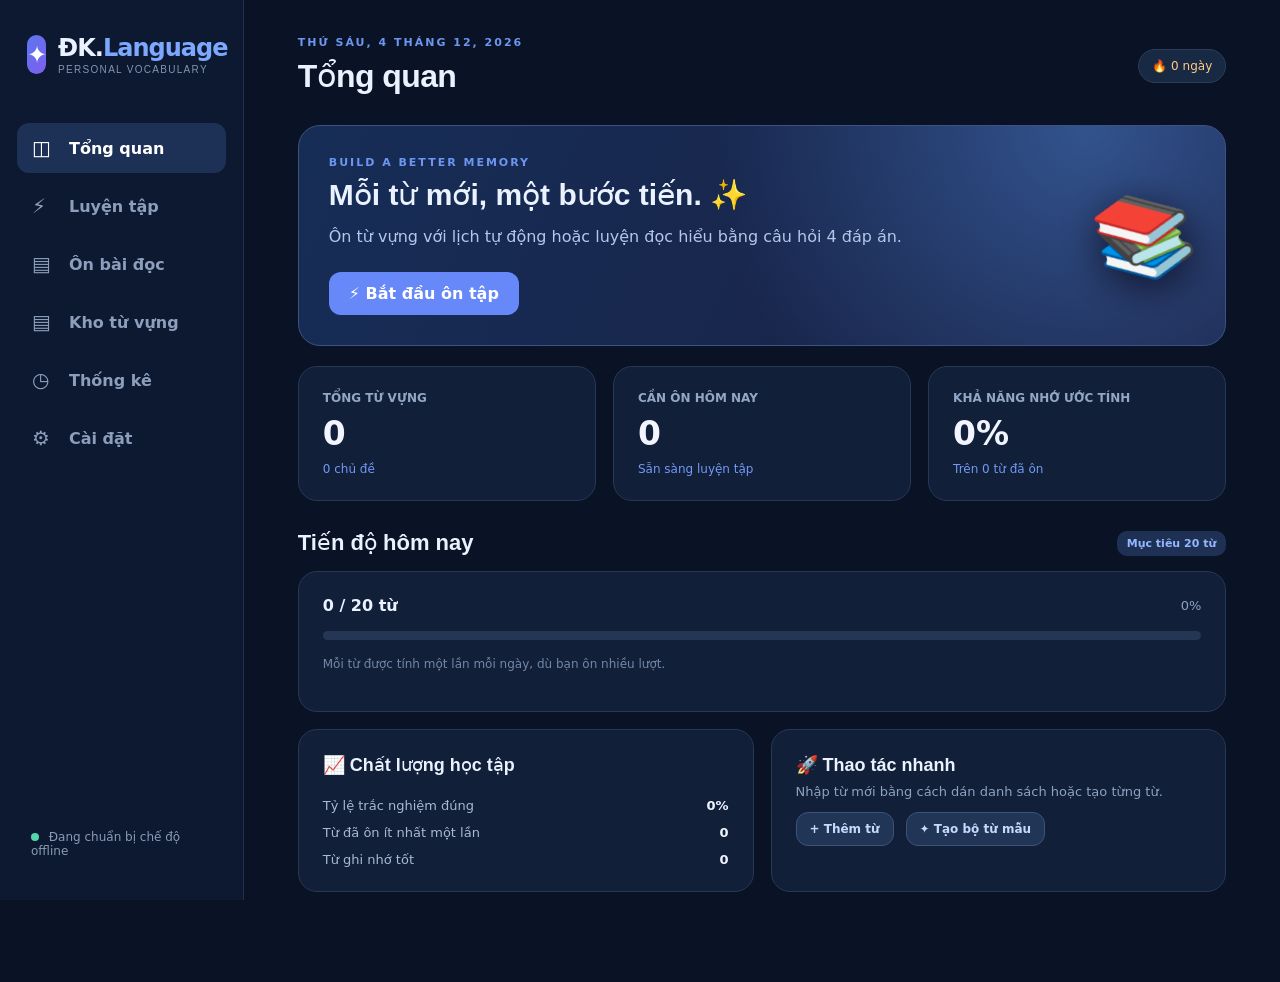
<file: index.html>
<!doctype html><html lang="vi"><head><meta charset="UTF-8"><meta name="viewport" content="width=device-width,initial-scale=1,viewport-fit=cover"><meta name="theme-color" content="#101c35"><meta name="description" content="Học từ vựng tiếng Anh thông minh, offline và ôn tập ngắt quãng."><link rel="apple-touch-icon" href="./icons/icon-192.png"><link rel="manifest" href="./manifest.webmanifest"><link rel="icon" href="./icons/icon.svg" type="image/svg+xml"><link rel="stylesheet" href="./styles.css"><title>ĐK.Language — Học từ vựng</title></head><body><div id="app"><aside class="sidebar"><div class="brand"><div class="brand-mark">✦</div><div>ĐK.<span>Language</span><small>Personal vocabulary</small></div></div><nav id="navigation"><button class="nav-btn active" data-page="home"><span>◫</span> Tổng quan</button><button class="nav-btn" data-page="study"><span>⚡</span> Luyện tập</button><button class="nav-btn" data-page="reading"><span aria-hidden="true">▤</span> Ôn bài đọc</button><button class="nav-btn" data-page="words"><span>▤</span> Kho từ vựng</button><button class="nav-btn" data-page="stats"><span>◷</span> Thống kê</button><button class="nav-btn" data-page="settings"><span>⚙</span> Cài đặt</button></nav><div class="sidebar-bottom" id="offline-status"><span class="online-dot"></span> Đang chuẩn bị chế độ offline</div></aside><main class="main"><header class="topbar"><div><div class="eyebrow" id="date-label">YOUR LEARNING SPACE</div><h1 id="page-title">Tổng quan</h1></div><div class="top-actions"><span class="mini-pill" id="streak-badge">🔥 0 ngày</span><button class="icon-button" id="install-btn" hidden title="Cài ứng dụng">⬇</button></div></header><div id="content" class="content"></div></main><div class="mobile-nav" id="mobile-nav"><button data-page="home" class="active"><span>◫</span>Trang chủ</button><button data-page="study"><span>⚡</span>Luyện tập</button><button data-page="reading"><span aria-hidden="true">▤</span>Bài đọc</button><button data-page="words"><span>▤</span>Từ vựng</button><button data-page="stats"><span>◷</span>Thống kê</button><button data-page="settings"><span>⚙</span>Cài đặt</button></div></div><div id="modal" class="modal-backdrop" hidden></div><div id="toast" class="toast" role="status" aria-live="polite"></div><script type="module" src="./app.js"></script></body></html>
</file>
<file: styles.css>
:root{font-family:'DM Sans',system-ui,-apple-system,sans-serif;color:#eaf1ff;background:#0a1325;font-synthesis:none}*{box-sizing:border-box}body{margin:0}button,input,textarea,select{font:inherit}button{cursor:pointer}button:disabled{opacity:.45;cursor:not-allowed}button:focus-visible,input:focus-visible,textarea:focus-visible,select:focus-visible{outline:2px solid #6b9bff;outline-offset:2px}#app{display:flex;min-height:100dvh}.sidebar{width:244px;background:#0d1930;border-right:1px solid #22304a;position:sticky;top:0;height:100dvh;display:flex;flex-direction:column;padding:28px 17px;flex-shrink:0}.brand{display:flex;align-items:center;gap:12px;font:800 24px Outfit,system-ui,sans-serif;letter-spacing:-1px;margin:6px 10px 48px}.brand span{color:#7ca8ff}.brand small{display:block;font:500 10px 'DM Sans',sans-serif;color:#8394b2;letter-spacing:1.3px;text-transform:uppercase;margin-top:2px}.brand-mark{display:grid;place-items:center;width:39px;height:39px;background:linear-gradient(130deg,#5b77ee,#7f5eef);border-radius:12px;color:white}nav{display:grid;gap:8px}.nav-btn{text-align:left;display:flex;gap:13px;align-items:center;width:100%;color:#8c9ebb;background:transparent;border:0;padding:13px 15px;border-radius:12px;font-weight:700}.nav-btn span{font-size:20px;width:24px}.nav-btn.active,.nav-btn:hover{background:#1d3055;color:#fff}.sidebar-bottom{margin-top:auto;font-size:12px;color:#8a9bb7;padding:14px}.online-dot{display:inline-block;width:8px;height:8px;border-radius:50%;background:#52d7aa;margin-right:6px}.main{width:100%;max-width:1400px;margin:0 auto;padding:36px clamp(20px,4.2vw,70px) 90px;min-width:0}.topbar{display:flex;justify-content:space-between;align-items:center;margin-bottom:30px}.eyebrow{text-transform:uppercase;letter-spacing:2px;color:#6d96f0;font-size:11px;font-weight:800;margin-bottom:8px}h1,h2,h3,p{margin-top:0}h1,h2,h3{font-family:Outfit,'DM Sans',sans-serif}h1{font-size:32px;margin-bottom:0;letter-spacing:-.6px}h2{font-size:22px;margin-bottom:8px}h3{font-size:18px;margin-bottom:8px}.top-actions{display:flex;gap:10px;align-items:center}.mini-pill{font-size:12px;background:#182944;border:1px solid #2e3c57;border-radius:25px;padding:9px 13px;color:#ffca86}.icon-button{background:#1b2c4d;border:1px solid #30415f;color:#d9e6ff;border-radius:12px;padding:9px 12px}.grid{display:grid;grid-template-columns:repeat(3,minmax(0,1fr));gap:17px}.grid.two{grid-template-columns:repeat(2,minmax(0,1fr))}.panel{background:#111f38;border:1px solid #273855;border-radius:19px;padding:24px;min-width:0}.hero{background:radial-gradient(circle at 85% 0%,#32538e 0%,transparent 46%),linear-gradient(115deg,#162d56,#1a2145);border:1px solid #3d5283;border-radius:22px;display:flex;justify-content:space-between;gap:15px;align-items:center;padding:30px;margin-bottom:20px;overflow:hidden}.hero h2{font-size:30px;max-width:530px;margin-bottom:12px}.hero p{color:#b5c7e8;margin-bottom:22px;line-height:1.65}.hero-art{font-size:82px;transform:rotate(-12deg);filter:drop-shadow(0 10px 20px #10152e)}.btn{display:inline-flex;align-items:center;justify-content:center;gap:8px;border:0;padding:12px 20px;border-radius:12px;background:#6688f8;color:#fff;font-weight:800;transition:.2s}.btn:hover{filter:brightness(1.1)}.btn.secondary{background:#213656;color:#c8d9ff;border:1px solid #3b547b}.btn.danger{background:#622b43}.btn.ghost{background:transparent;color:#a8c2ff;border:1px solid #375076}.btn.full{width:100%}.btn.small{padding:9px 13px;font-size:12px}.stat-caption{color:#92a7c5;font-size:12px;font-weight:700}.stat-value{font:700 33px Outfit,system-ui,sans-serif;margin:9px 0;color:#f2f5ff}.stat-foot{font-size:12px;color:#7399f7}.section-head{display:flex;align-items:center;justify-content:space-between;gap:14px;margin:29px 0 15px}.section-head h2{margin:0}.muted{color:#8da2c2}.small-text{font-size:13px}.pill{padding:6px 10px;border-radius:10px;background:#1e3154;color:#96b7ff;font-size:11px;font-weight:800}.progress{height:9px;border-radius:99px;overflow:hidden;background:#243653}.progress>div{height:100%;background:linear-gradient(90deg,#627efa,#7ce9be);border-radius:99px}.space-between{display:flex;justify-content:space-between;align-items:center;gap:12px}.split{display:flex;gap:12px;flex-wrap:wrap;align-items:center}.empty{text-align:center;padding:42px 20px;color:#a3b3d0}.empty .emoji{font-size:46px;margin-bottom:14px}.feature-list{display:grid;gap:12px}.feature-row{display:flex;justify-content:space-between;gap:10px;color:#a8b9d5;font-size:13px}.feature-row strong{color:#edf3ff}.input,.textarea,.select{background:#0b172c;color:#eef3ff;border:1px solid #344767;border-radius:11px;padding:13px;width:100%;min-width:0}.textarea{min-height:160px;resize:vertical;line-height:1.7}.field{display:grid;gap:8px;margin-bottom:16px}.field label{font-size:12px;color:#b8c7e2;font-weight:700}.toolbar{display:flex;gap:12px;align-items:center;flex-wrap:wrap;margin-bottom:20px}.toolbar .input{flex:1;min-width:180px}.toolbar .select{width:auto;max-width:200px}.word-list{display:grid;gap:10px}.word-item{display:flex;justify-content:space-between;gap:14px;align-items:center;padding:15px 18px;background:#111f38;border:1px solid #273855;border-radius:14px}.word-item strong{font-size:16px}.word-item p{font-size:13px;color:#98aecd;margin:5px 0 0}.word-item .actions{display:flex;gap:7px;flex-shrink:0}.word-item .actions button{padding:8px 10px;border:1px solid #344b6d;color:#adbfde;background:#1a2c49;border-radius:9px}.quiz-shell{max-width:750px;margin:0 auto}.quiz-head{display:flex;align-items:center;justify-content:space-between;margin-bottom:20px;gap:15px}.quiz-card{text-align:center;padding:40px 20px;margin:18px 0 22px;background:radial-gradient(circle at top,#253c66,#111f38 67%);border:1px solid #30466a;border-radius:22px}.quiz-card .word{font:700 clamp(30px,6vw,46px) Outfit,system-ui,sans-serif;margin:15px 0}.quiz-card .hint{color:#8fa9cf;font-size:13px}.answers{display:grid;grid-template-columns:1fr 1fr;gap:13px}.answer{display:flex;gap:13px;align-items:center;min-height:74px;padding:17px;text-align:left;background:#152540;border:1px solid #304360;color:#e6eeff;border-radius:14px;font-weight:700}.answer .letter{display:grid;place-items:center;flex-shrink:0;width:28px;height:28px;border-radius:8px;background:#2a3c5b;color:#b9cef0;font-size:12px}.answer:hover:not(:disabled){border-color:#799afc}.answer.correct{border-color:#51d0a1;background:#16453e}.answer.wrong{border-color:#ef8293;background:#4a243c}.feedback{border:1px solid #304867;border-radius:15px;padding:19px;margin-top:16px;background:#142a42}.feedback.good{border-color:#339b83}.feedback.bad{border-color:#b56c83}.rating-row{display:flex;gap:9px;flex-wrap:wrap;margin-top:12px}.rating-row button{flex:1;min-width:90px}.chart{width:100%;height:200px;display:block}.chart-grid{stroke:#30405a;stroke-width:1}.chart-line{fill:none;stroke:#80a2ff;stroke-width:3;stroke-linecap:round;stroke-linejoin:round}.chart-dot{fill:#80a2ff}.chart-label{font-size:11px;fill:#8b9bb7}.bar-list{display:grid;gap:18px}.bar-row{display:grid;gap:8px}.bar-row>div:first-child{display:flex;justify-content:space-between;font-size:13px}.bar-fill{height:10px;background:#273955;border-radius:30px;overflow:hidden}.bar-fill>span{display:block;height:100%;border-radius:30px}.modal-backdrop{position:fixed;inset:0;background:#050b18bc;z-index:40;display:grid;place-items:center;padding:20px}.modal-backdrop[hidden]{display:none}.modal{background:#15243e;border:1px solid #3b4e6d;border-radius:20px;padding:25px;max-width:560px;width:100%;max-height:90dvh;overflow:auto}.toast{position:fixed;bottom:90px;left:50%;transform:translateX(-50%) translateY(25px);opacity:0;pointer-events:none;background:#2c4264;color:white;border:1px solid #5b779c;border-radius:12px;padding:11px 18px;font-size:13px;transition:.25s;z-index:100;max-width:90vw}.toast.visible{opacity:1;transform:translateX(-50%) translateY(0)}.mobile-nav{display:none}.footer-note{font-size:12px;color:#7187aa;line-height:1.6;margin-top:15px}.checkbox-line{display:flex;align-items:center;gap:8px;color:#aabcda;font-size:13px}.checkbox-line input{accent-color:#6489f5}.chart-caption{font-size:12px;color:#90a3c2}.kbd{color:#8da6d0;font-size:12px}.table-wrap{overflow-x:auto}table{width:100%;border-collapse:collapse;font-size:13px}th,td{text-align:left;padding:13px 10px;border-bottom:1px solid #2b3d5b}th{color:#9badca;font-weight:600}td{color:#dfebff}.schedule-list{display:grid;gap:12px}.schedule-item{display:flex;align-items:center;justify-content:space-between;border-bottom:1px solid #293a55;padding:8px 0}.schedule-item:last-child{border:0}.hidden{display:none!important}
@media(max-width:950px){.sidebar{width:205px}.main{padding:30px 25px 100px}.grid{gap:11px}.panel{padding:19px}}
@media(max-width:700px){.sidebar{display:none}.main{padding:24px 17px 100px}.mobile-nav{display:flex;position:fixed;bottom:0;left:0;right:0;background:#0f1c33f2;border-top:1px solid #2b3b57;padding:8px 5px max(8px,env(safe-area-inset-bottom));z-index:20;justify-content:space-around;backdrop-filter:blur(15px)}.mobile-nav button{border:0;background:none;color:#8b9fbc;font-size:10px;display:grid;gap:4px;justify-items:center;padding:7px 5px}.mobile-nav button span{font-size:23px}.mobile-nav button.active{color:#8aa9ff}.topbar{margin-bottom:23px}.topbar h1{font-size:27px}.grid{grid-template-columns:repeat(2,minmax(0,1fr));gap:10px}.grid.two{grid-template-columns:1fr}.panel{padding:17px}.stat-value{font-size:27px}.hero{padding:23px}.hero h2{font-size:24px}.hero-art{font-size:45px}.answers{grid-template-columns:1fr}.quiz-card{padding:30px 15px}.quiz-head{font-size:13px}.word-item{padding:12px}.word-item .actions button{font-size:12px}.mini-pill{font-size:11px}.section-head h2{font-size:19px}}
@media(max-width:380px){.hero-art{display:none}.grid{grid-template-columns:1fr 1fr}.stat-caption{font-size:11px}.stat-value{font-size:23px}}

.word-item strong,.word-item p,.quiz-card .word,.answer{overflow-wrap:anywhere}
.mobile-nav button{min-height:44px}
@media(max-width:700px){.input,.textarea,.select{font-size:16px}.main{padding-bottom:calc(100px + env(safe-area-inset-bottom))}}

.study-modes,.speech-actions{display:flex;gap:8px;flex-wrap:wrap;margin:0 0 14px}
.study-modes button[aria-pressed=true]{background:#4a65bc;color:#fff}
.quiz-card .speech-actions{justify-content:center}
.speech-actions{margin:7px 0 10px}
.speech-btn{color:#dce8ff;background:#213656;border:1px solid #3b547b;border-radius:9px;padding:5px 9px;font-size:12px;min-height:36px}
.rating-row button{display:grid;gap:3px}
.rating-row small{font-size:10px;font-weight:500}
.quiz-card .hint{margin:12px 0}
@media(max-width:700px){.speech-btn{min-height:44px}.word-item{align-items:flex-start}}

.speech-rate{min-width:65px;font-size:16px}.ipa-output{flex-basis:100%;font-size:14px;color:#c4d4ff;overflow-wrap:anywhere}

.study-topic{display:flex;align-items:center;gap:8px;flex:1 1 100%;font-size:14px}.study-topic>span{flex-shrink:0}.study-topic .select{width:auto;min-width:0;max-width:100%;font-size:16px}

.reading-topic{margin-bottom:12px}.reading-passage{margin:12px 0}.reading-passage p{line-height:1.65;overflow-wrap:anywhere}.reading-passage h3{margin-bottom:0}.review-summary{margin-bottom:16px}.review-summary details{padding:9px 0;border-bottom:1px solid #2c3b50;overflow-wrap:anywhere}.review-summary summary{cursor:pointer}.review-summary summary small{color:#b4c0d8;margin-inline-start:8px}.review-summary details p{margin:8px 0}.review-summary button{margin-top:12px}
</file>
